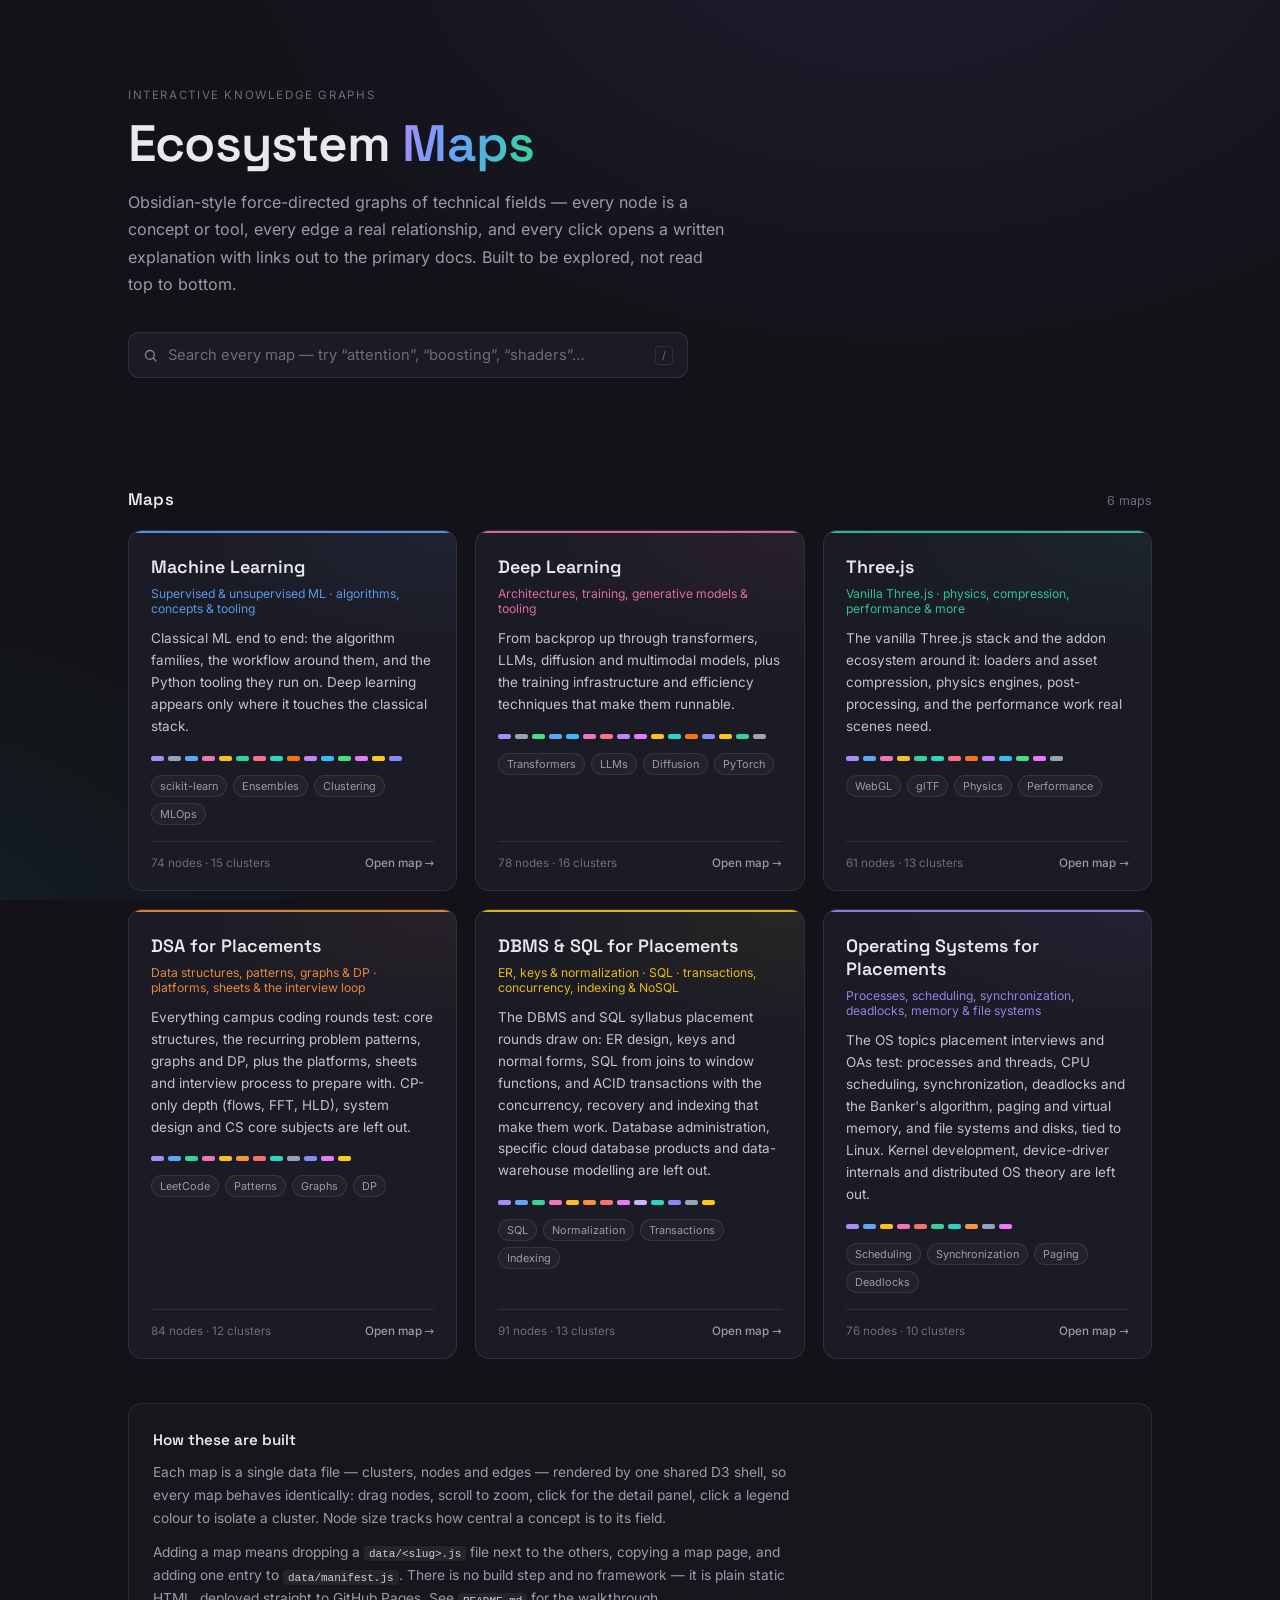
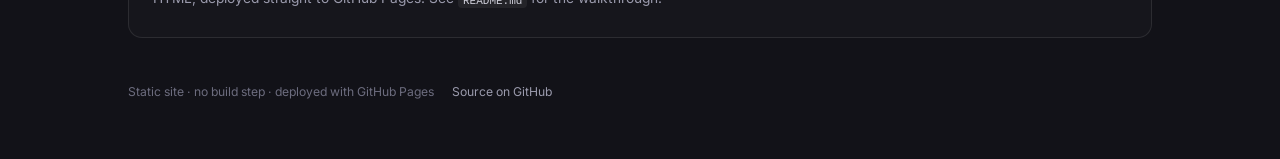
<file: index.html>
<!doctype html>
<html lang="en">
<head>
<meta charset="utf-8">
<meta name="viewport" content="width=device-width, initial-scale=1">
<title>Ecosystem Maps</title>
<meta name="description" content="Interactive, Obsidian-style ecosystem maps: force-directed graphs of the tools, concepts and connections inside a technical field.">
<meta property="og:title" content="Ecosystem Maps">
<meta property="og:description" content="Interactive, Obsidian-style graphs of the tools, concepts and connections inside a technical field.">
<meta property="og:type" content="website">
<link rel="icon" href="data:image/svg+xml,<svg xmlns='http://www.w3.org/2000/svg' viewBox='0 0 32 32'><circle cx='16' cy='16' r='6' fill='%23a78bfa'/><circle cx='5' cy='7' r='3' fill='%2360a5fa'/><circle cx='27' cy='9' r='3' fill='%2334d399'/><circle cx='7' cy='26' r='3' fill='%23f472b6'/><circle cx='26' cy='25' r='3' fill='%23fbbf24'/><g stroke='%23ffffff' stroke-opacity='0.35' stroke-width='1.2'><line x1='16' y1='16' x2='5' y2='7'/><line x1='16' y1='16' x2='27' y2='9'/><line x1='16' y1='16' x2='7' y2='26'/><line x1='16' y1='16' x2='26' y2='25'/></g></svg>">
<link rel="stylesheet" href="assets/fonts/fonts.css">
<link rel="stylesheet" href="assets/site.css">
</head>
<body>

<div class="wrap">

  <header>
    <p class="eyebrow">Interactive knowledge graphs</p>
    <h1>Ecosystem <span class="accent">Maps</span></h1>
    <p class="lede">
      Obsidian-style force-directed graphs of technical fields — every node is a concept or
      tool, every edge a real relationship, and every click opens a written explanation with
      links out to the primary docs. Built to be explored, not read top to bottom.
    </p>

    <div class="search-block">
      <div class="search-field">
        <svg width="15" height="15" viewBox="0 0 24 24" fill="none" stroke="currentColor" stroke-width="2.2" stroke-linecap="round">
          <circle cx="11" cy="11" r="7"></circle><line x1="16.5" y1="16.5" x2="21" y2="21"></line>
        </svg>
        <input id="q" type="text" autocomplete="off" spellcheck="false"
               placeholder="Search every map — try “attention”, “boosting”, “shaders”…"
               aria-label="Search all maps" aria-controls="results" aria-expanded="false">
        <kbd>/</kbd>
      </div>
      <div class="results" id="results" role="listbox" hidden></div>
    </div>
  </header>

  <div class="section-head">
    <h2>Maps</h2>
    <span class="count" id="map-count"></span>
  </div>

  <main class="grid" id="grid"></main>

  <section class="about">
    <h2>How these are built</h2>
    <p>
      Each map is a single data file — clusters, nodes and edges — rendered by one shared
      D3 shell, so every map behaves identically: drag nodes, scroll to zoom, click for the
      detail panel, click a legend colour to isolate a cluster. Node size tracks how central
      a concept is to its field.
    </p>
    <p>
      Adding a map means dropping a <code>data/&lt;slug&gt;.js</code> file next to the others,
      copying a map page, and adding one entry to <code>data/manifest.js</code>. There is no
      build step and no framework — it is plain static HTML, deployed straight to GitHub Pages.
      See <code>README.md</code> for the walkthrough.
    </p>
  </section>

  <footer>
    <span>Static site · no build step · deployed with GitHub Pages</span>
    <a href="https://github.com/lakshay-lg/ecosystem-maps">Source on GitHub</a>
  </footer>

</div>

<script src="data/manifest.js"></script>
<script src="assets/home.js"></script>
</body>
</html>
</file>
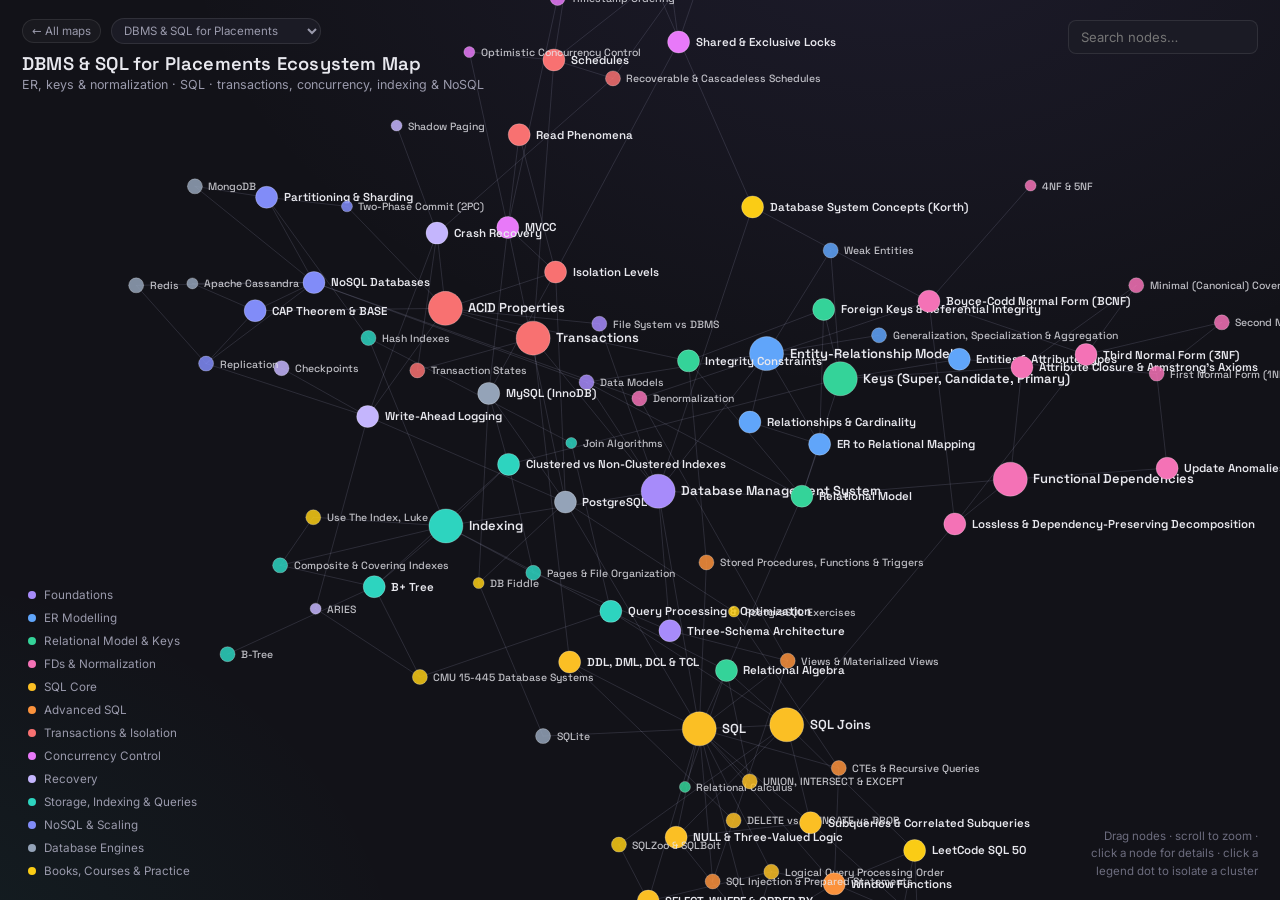
<file: maps/dbms-placements.html>
<!doctype html>
<html lang="en">
<head>
<meta charset="utf-8">
<meta name="viewport" content="width=device-width, initial-scale=1, maximum-scale=1">
<title>DBMS & SQL for Placements Ecosystem Map</title>
<link rel="icon" href="data:image/svg+xml,<svg xmlns='http://www.w3.org/2000/svg' viewBox='0 0 32 32'><circle cx='16' cy='16' r='6' fill='%23a78bfa'/><circle cx='5' cy='7' r='3' fill='%2360a5fa'/><circle cx='27' cy='9' r='3' fill='%2334d399'/><circle cx='7' cy='26' r='3' fill='%23f472b6'/><circle cx='26' cy='25' r='3' fill='%23fbbf24'/><g stroke='%23ffffff' stroke-opacity='0.35' stroke-width='1.2'><line x1='16' y1='16' x2='5' y2='7'/><line x1='16' y1='16' x2='27' y2='9'/><line x1='16' y1='16' x2='7' y2='26'/><line x1='16' y1='16' x2='26' y2='25'/></g></svg>">
<link rel="stylesheet" href="../assets/fonts/fonts.css">
<link rel="stylesheet" href="../assets/map.css">
<!-- d3 is vendored rather than pulled from a CDN: the maps then work offline,
     inside an Obsidian vault, and behind networks that block public CDNs. -->
<script src="../assets/vendor/d3.v7.min.js"></script>
</head>
<body data-map="dbms-placements">

<div id="app"><svg id="graph"></svg></div>

<div class="hud" id="title">
  <div id="nav">
    <a class="home" href="../">← All maps</a>
    <select id="map-switcher" aria-label="Switch map"></select>
  </div>
  <h1 id="map-title"></h1>
  <p id="map-subtitle"></p>
</div>
<div class="hud" id="search"><input id="search-input" type="text" placeholder="Search nodes…" /></div>
<div class="hud" id="legend"><ul id="legend-list"></ul></div>
<div class="hud" id="hint">Drag nodes &middot; scroll to zoom &middot; click a node for details &middot; click a legend dot to isolate a cluster</div>

<aside id="panel" aria-hidden="true">
  <button class="close" id="close" aria-label="Close panel">&times;</button>
  <div class="cat" id="p-cat"><span class="dot" id="p-dot"></span><span id="p-cat-name"></span></div>
  <h2 id="p-title"></h2>
  <p class="desc" id="p-desc"></p>
  <div id="p-links-wrap">
    <p class="lbl">Documentation &amp; learning</p>
    <div class="links" id="p-links"></div>
  </div>
  <div id="p-conn-wrap">
    <p class="lbl">Connected to</p>
    <div class="chips" id="p-conn"></div>
  </div>
</aside>

<script src="../data/manifest.js"></script>
<script src="../data/dbms-placements.js"></script>
<script src="../assets/map.js"></script>
</body>
</html>
</file>
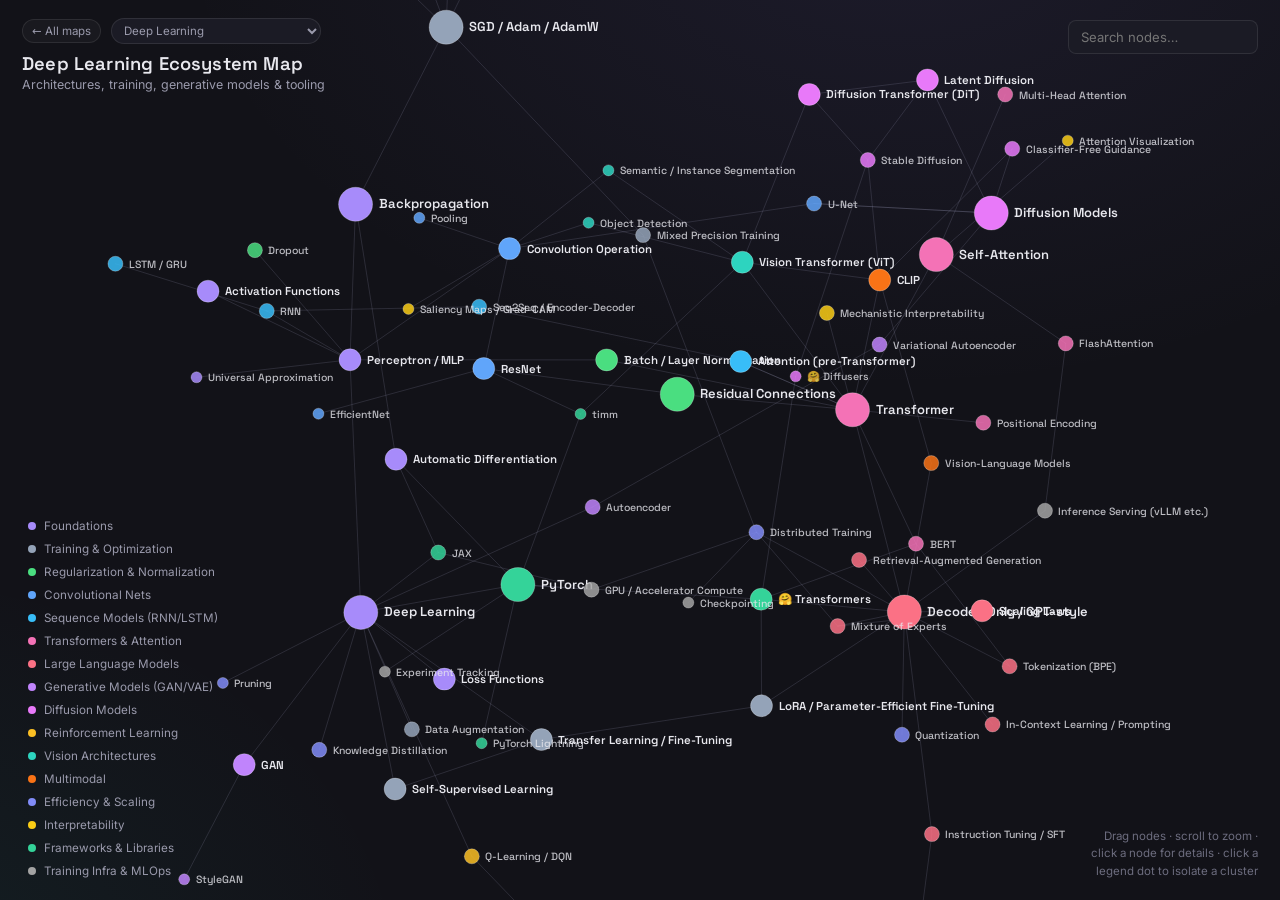
<file: maps/deep-learning.html>
<!doctype html>
<html lang="en">
<head>
<meta charset="utf-8">
<meta name="viewport" content="width=device-width, initial-scale=1, maximum-scale=1">
<title>Deep Learning Ecosystem Map</title>
<link rel="icon" href="data:image/svg+xml,<svg xmlns='http://www.w3.org/2000/svg' viewBox='0 0 32 32'><circle cx='16' cy='16' r='6' fill='%23a78bfa'/><circle cx='5' cy='7' r='3' fill='%2360a5fa'/><circle cx='27' cy='9' r='3' fill='%2334d399'/><circle cx='7' cy='26' r='3' fill='%23f472b6'/><circle cx='26' cy='25' r='3' fill='%23fbbf24'/><g stroke='%23ffffff' stroke-opacity='0.35' stroke-width='1.2'><line x1='16' y1='16' x2='5' y2='7'/><line x1='16' y1='16' x2='27' y2='9'/><line x1='16' y1='16' x2='7' y2='26'/><line x1='16' y1='16' x2='26' y2='25'/></g></svg>">
<link rel="stylesheet" href="../assets/fonts/fonts.css">
<link rel="stylesheet" href="../assets/map.css">
<!-- d3 is vendored rather than pulled from a CDN: the maps then work offline,
     inside an Obsidian vault, and behind networks that block public CDNs. -->
<script src="../assets/vendor/d3.v7.min.js"></script>
</head>
<body data-map="deep-learning">

<div id="app"><svg id="graph"></svg></div>

<div class="hud" id="title">
  <div id="nav">
    <a class="home" href="../">← All maps</a>
    <select id="map-switcher" aria-label="Switch map"></select>
  </div>
  <h1 id="map-title"></h1>
  <p id="map-subtitle"></p>
</div>
<div class="hud" id="search"><input id="search-input" type="text" placeholder="Search nodes…" /></div>
<div class="hud" id="legend"><ul id="legend-list"></ul></div>
<div class="hud" id="hint">Drag nodes &middot; scroll to zoom &middot; click a node for details &middot; click a legend dot to isolate a cluster</div>

<aside id="panel" aria-hidden="true">
  <button class="close" id="close" aria-label="Close panel">&times;</button>
  <div class="cat" id="p-cat"><span class="dot" id="p-dot"></span><span id="p-cat-name"></span></div>
  <h2 id="p-title"></h2>
  <p class="desc" id="p-desc"></p>
  <div id="p-links-wrap">
    <p class="lbl">Documentation &amp; learning</p>
    <div class="links" id="p-links"></div>
  </div>
  <div id="p-conn-wrap">
    <p class="lbl">Connected to</p>
    <div class="chips" id="p-conn"></div>
  </div>
</aside>

<script src="../data/manifest.js"></script>
<script src="../data/deep-learning.js"></script>
<script src="../assets/map.js"></script>
</body>
</html>
</file>
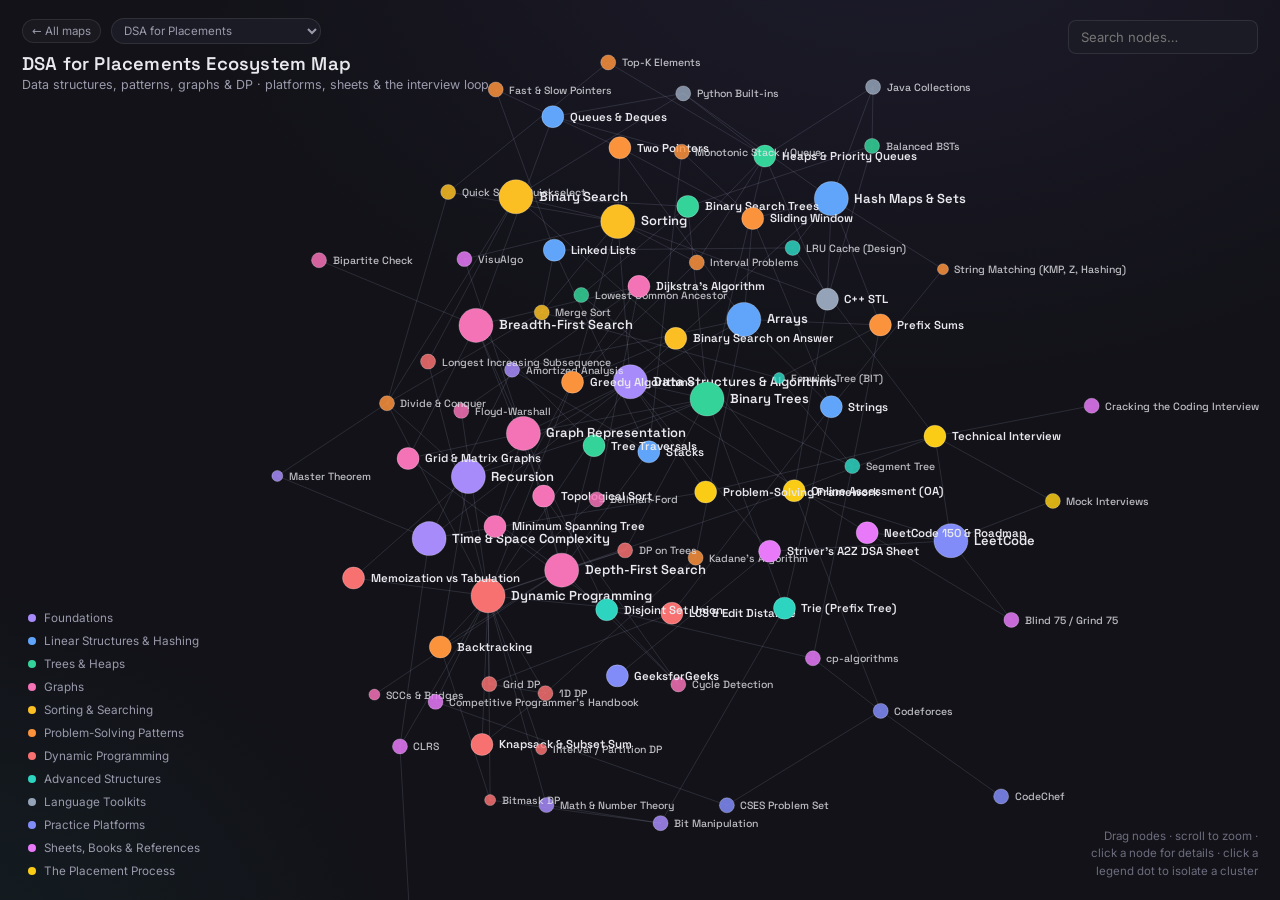
<file: maps/dsa-placements.html>
<!doctype html>
<html lang="en">
<head>
<meta charset="utf-8">
<meta name="viewport" content="width=device-width, initial-scale=1, maximum-scale=1">
<title>DSA for Placements Ecosystem Map</title>
<link rel="icon" href="data:image/svg+xml,<svg xmlns='http://www.w3.org/2000/svg' viewBox='0 0 32 32'><circle cx='16' cy='16' r='6' fill='%23a78bfa'/><circle cx='5' cy='7' r='3' fill='%2360a5fa'/><circle cx='27' cy='9' r='3' fill='%2334d399'/><circle cx='7' cy='26' r='3' fill='%23f472b6'/><circle cx='26' cy='25' r='3' fill='%23fbbf24'/><g stroke='%23ffffff' stroke-opacity='0.35' stroke-width='1.2'><line x1='16' y1='16' x2='5' y2='7'/><line x1='16' y1='16' x2='27' y2='9'/><line x1='16' y1='16' x2='7' y2='26'/><line x1='16' y1='16' x2='26' y2='25'/></g></svg>">
<link rel="stylesheet" href="../assets/fonts/fonts.css">
<link rel="stylesheet" href="../assets/map.css">
<!-- d3 is vendored rather than pulled from a CDN: the maps then work offline,
     inside an Obsidian vault, and behind networks that block public CDNs. -->
<script src="../assets/vendor/d3.v7.min.js"></script>
</head>
<body data-map="dsa-placements">

<div id="app"><svg id="graph"></svg></div>

<div class="hud" id="title">
  <div id="nav">
    <a class="home" href="../">← All maps</a>
    <select id="map-switcher" aria-label="Switch map"></select>
  </div>
  <h1 id="map-title"></h1>
  <p id="map-subtitle"></p>
</div>
<div class="hud" id="search"><input id="search-input" type="text" placeholder="Search nodes…" /></div>
<div class="hud" id="legend"><ul id="legend-list"></ul></div>
<div class="hud" id="hint">Drag nodes &middot; scroll to zoom &middot; click a node for details &middot; click a legend dot to isolate a cluster</div>

<aside id="panel" aria-hidden="true">
  <button class="close" id="close" aria-label="Close panel">&times;</button>
  <div class="cat" id="p-cat"><span class="dot" id="p-dot"></span><span id="p-cat-name"></span></div>
  <h2 id="p-title"></h2>
  <p class="desc" id="p-desc"></p>
  <div id="p-links-wrap">
    <p class="lbl">Documentation &amp; learning</p>
    <div class="links" id="p-links"></div>
  </div>
  <div id="p-conn-wrap">
    <p class="lbl">Connected to</p>
    <div class="chips" id="p-conn"></div>
  </div>
</aside>

<script src="../data/manifest.js"></script>
<script src="../data/dsa-placements.js"></script>
<script src="../assets/map.js"></script>
</body>
</html>
</file>
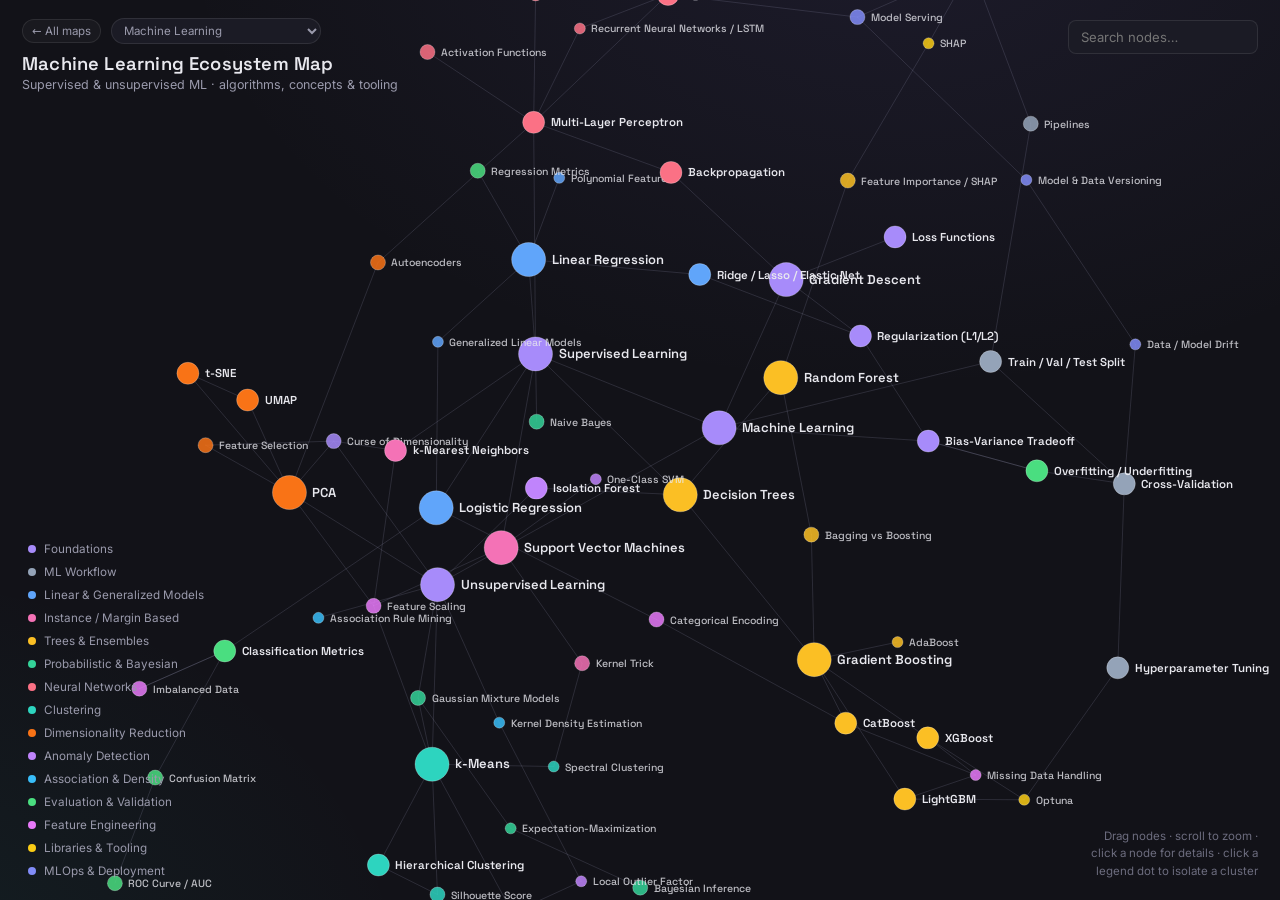
<file: maps/machine-learning.html>
<!doctype html>
<html lang="en">
<head>
<meta charset="utf-8">
<meta name="viewport" content="width=device-width, initial-scale=1, maximum-scale=1">
<title>Machine Learning Ecosystem Map</title>
<link rel="icon" href="data:image/svg+xml,<svg xmlns='http://www.w3.org/2000/svg' viewBox='0 0 32 32'><circle cx='16' cy='16' r='6' fill='%23a78bfa'/><circle cx='5' cy='7' r='3' fill='%2360a5fa'/><circle cx='27' cy='9' r='3' fill='%2334d399'/><circle cx='7' cy='26' r='3' fill='%23f472b6'/><circle cx='26' cy='25' r='3' fill='%23fbbf24'/><g stroke='%23ffffff' stroke-opacity='0.35' stroke-width='1.2'><line x1='16' y1='16' x2='5' y2='7'/><line x1='16' y1='16' x2='27' y2='9'/><line x1='16' y1='16' x2='7' y2='26'/><line x1='16' y1='16' x2='26' y2='25'/></g></svg>">
<link rel="stylesheet" href="../assets/fonts/fonts.css">
<link rel="stylesheet" href="../assets/map.css">
<!-- d3 is vendored rather than pulled from a CDN: the maps then work offline,
     inside an Obsidian vault, and behind networks that block public CDNs. -->
<script src="../assets/vendor/d3.v7.min.js"></script>
</head>
<body data-map="machine-learning">

<div id="app"><svg id="graph"></svg></div>

<div class="hud" id="title">
  <div id="nav">
    <a class="home" href="../">← All maps</a>
    <select id="map-switcher" aria-label="Switch map"></select>
  </div>
  <h1 id="map-title"></h1>
  <p id="map-subtitle"></p>
</div>
<div class="hud" id="search"><input id="search-input" type="text" placeholder="Search nodes…" /></div>
<div class="hud" id="legend"><ul id="legend-list"></ul></div>
<div class="hud" id="hint">Drag nodes &middot; scroll to zoom &middot; click a node for details &middot; click a legend dot to isolate a cluster</div>

<aside id="panel" aria-hidden="true">
  <button class="close" id="close" aria-label="Close panel">&times;</button>
  <div class="cat" id="p-cat"><span class="dot" id="p-dot"></span><span id="p-cat-name"></span></div>
  <h2 id="p-title"></h2>
  <p class="desc" id="p-desc"></p>
  <div id="p-links-wrap">
    <p class="lbl">Documentation &amp; learning</p>
    <div class="links" id="p-links"></div>
  </div>
  <div id="p-conn-wrap">
    <p class="lbl">Connected to</p>
    <div class="chips" id="p-conn"></div>
  </div>
</aside>

<script src="../data/manifest.js"></script>
<script src="../data/machine-learning.js"></script>
<script src="../assets/map.js"></script>
</body>
</html>
</file>
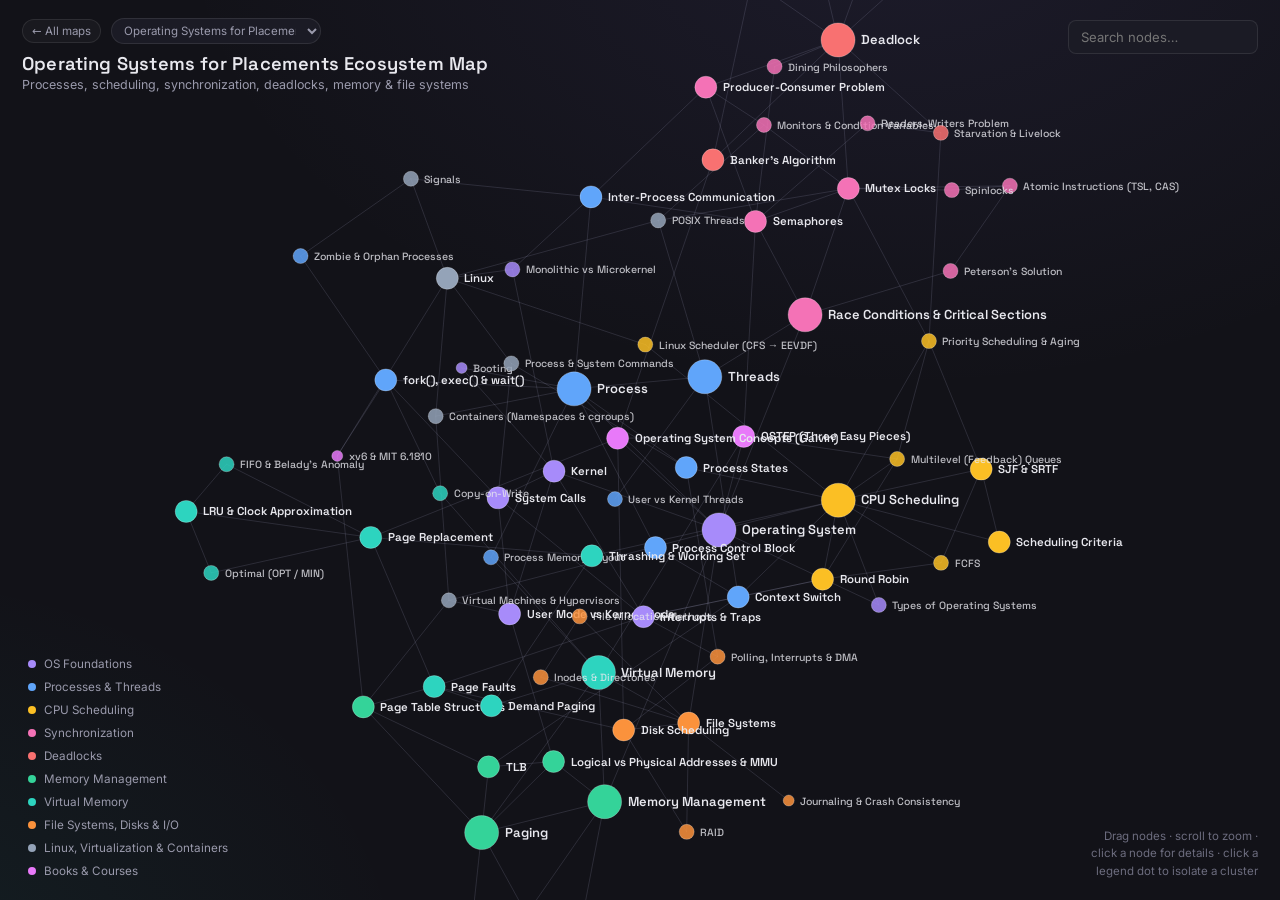
<file: maps/os-placements.html>
<!doctype html>
<html lang="en">
<head>
<meta charset="utf-8">
<meta name="viewport" content="width=device-width, initial-scale=1, maximum-scale=1">
<title>Operating Systems for Placements Ecosystem Map</title>
<link rel="icon" href="data:image/svg+xml,<svg xmlns='http://www.w3.org/2000/svg' viewBox='0 0 32 32'><circle cx='16' cy='16' r='6' fill='%23a78bfa'/><circle cx='5' cy='7' r='3' fill='%2360a5fa'/><circle cx='27' cy='9' r='3' fill='%2334d399'/><circle cx='7' cy='26' r='3' fill='%23f472b6'/><circle cx='26' cy='25' r='3' fill='%23fbbf24'/><g stroke='%23ffffff' stroke-opacity='0.35' stroke-width='1.2'><line x1='16' y1='16' x2='5' y2='7'/><line x1='16' y1='16' x2='27' y2='9'/><line x1='16' y1='16' x2='7' y2='26'/><line x1='16' y1='16' x2='26' y2='25'/></g></svg>">
<link rel="stylesheet" href="../assets/fonts/fonts.css">
<link rel="stylesheet" href="../assets/map.css">
<!-- d3 is vendored rather than pulled from a CDN: the maps then work offline,
     inside an Obsidian vault, and behind networks that block public CDNs. -->
<script src="../assets/vendor/d3.v7.min.js"></script>
</head>
<body data-map="os-placements">

<div id="app"><svg id="graph"></svg></div>

<div class="hud" id="title">
  <div id="nav">
    <a class="home" href="../">← All maps</a>
    <select id="map-switcher" aria-label="Switch map"></select>
  </div>
  <h1 id="map-title"></h1>
  <p id="map-subtitle"></p>
</div>
<div class="hud" id="search"><input id="search-input" type="text" placeholder="Search nodes…" /></div>
<div class="hud" id="legend"><ul id="legend-list"></ul></div>
<div class="hud" id="hint">Drag nodes &middot; scroll to zoom &middot; click a node for details &middot; click a legend dot to isolate a cluster</div>

<aside id="panel" aria-hidden="true">
  <button class="close" id="close" aria-label="Close panel">&times;</button>
  <div class="cat" id="p-cat"><span class="dot" id="p-dot"></span><span id="p-cat-name"></span></div>
  <h2 id="p-title"></h2>
  <p class="desc" id="p-desc"></p>
  <div id="p-links-wrap">
    <p class="lbl">Documentation &amp; learning</p>
    <div class="links" id="p-links"></div>
  </div>
  <div id="p-conn-wrap">
    <p class="lbl">Connected to</p>
    <div class="chips" id="p-conn"></div>
  </div>
</aside>

<script src="../data/manifest.js"></script>
<script src="../data/os-placements.js"></script>
<script src="../assets/map.js"></script>
</body>
</html>
</file>
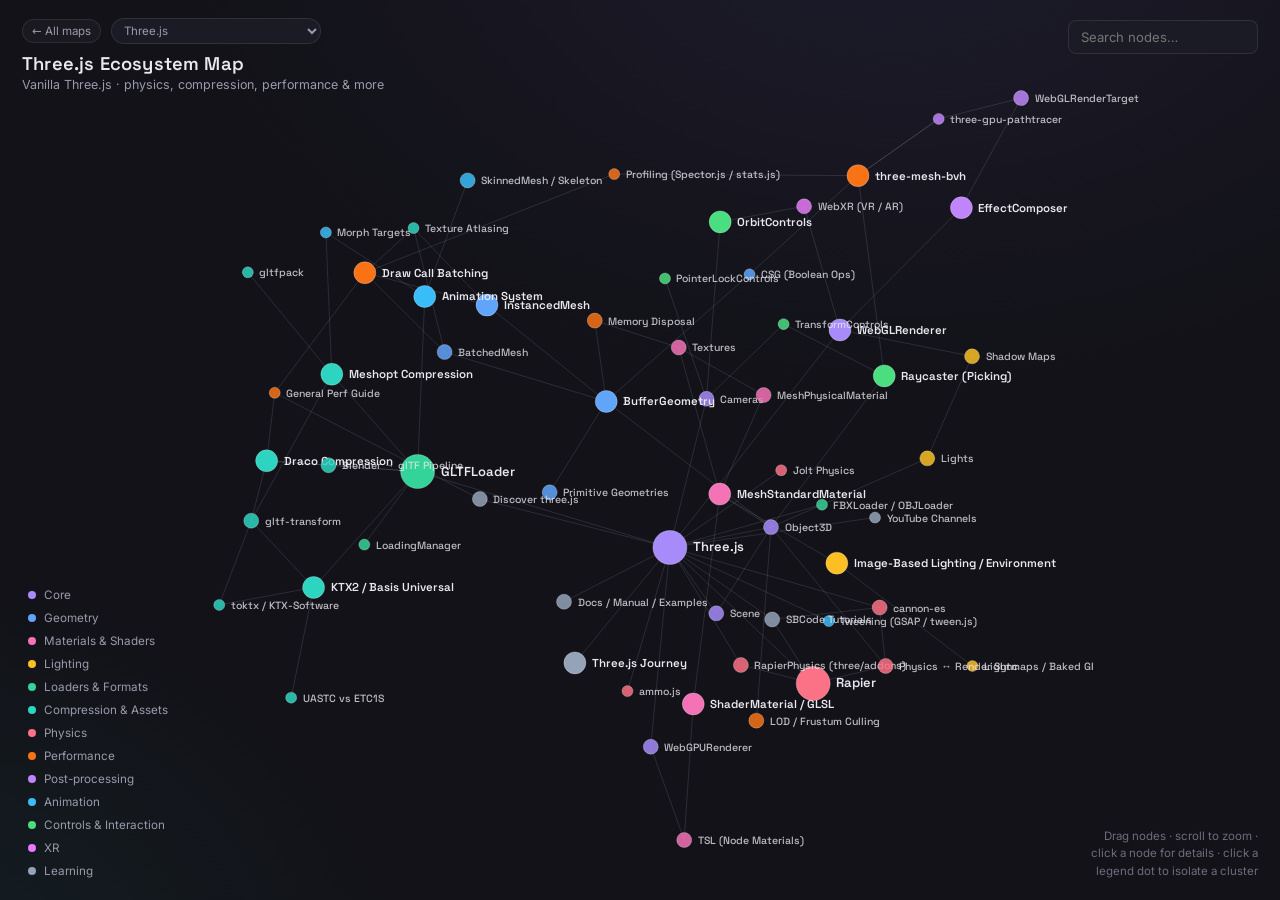
<file: maps/threejs.html>
<!doctype html>
<html lang="en">
<head>
<meta charset="utf-8">
<meta name="viewport" content="width=device-width, initial-scale=1, maximum-scale=1">
<title>Three.js Ecosystem Map</title>
<link rel="icon" href="data:image/svg+xml,<svg xmlns='http://www.w3.org/2000/svg' viewBox='0 0 32 32'><circle cx='16' cy='16' r='6' fill='%23a78bfa'/><circle cx='5' cy='7' r='3' fill='%2360a5fa'/><circle cx='27' cy='9' r='3' fill='%2334d399'/><circle cx='7' cy='26' r='3' fill='%23f472b6'/><circle cx='26' cy='25' r='3' fill='%23fbbf24'/><g stroke='%23ffffff' stroke-opacity='0.35' stroke-width='1.2'><line x1='16' y1='16' x2='5' y2='7'/><line x1='16' y1='16' x2='27' y2='9'/><line x1='16' y1='16' x2='7' y2='26'/><line x1='16' y1='16' x2='26' y2='25'/></g></svg>">
<link rel="stylesheet" href="../assets/fonts/fonts.css">
<link rel="stylesheet" href="../assets/map.css">
<!-- d3 is vendored rather than pulled from a CDN: the maps then work offline,
     inside an Obsidian vault, and behind networks that block public CDNs. -->
<script src="../assets/vendor/d3.v7.min.js"></script>
</head>
<body data-map="threejs">

<div id="app"><svg id="graph"></svg></div>

<div class="hud" id="title">
  <div id="nav">
    <a class="home" href="../">← All maps</a>
    <select id="map-switcher" aria-label="Switch map"></select>
  </div>
  <h1 id="map-title"></h1>
  <p id="map-subtitle"></p>
</div>
<div class="hud" id="search"><input id="search-input" type="text" placeholder="Search nodes…" /></div>
<div class="hud" id="legend"><ul id="legend-list"></ul></div>
<div class="hud" id="hint">Drag nodes &middot; scroll to zoom &middot; click a node for details &middot; click a legend dot to isolate a cluster</div>

<aside id="panel" aria-hidden="true">
  <button class="close" id="close" aria-label="Close panel">&times;</button>
  <div class="cat" id="p-cat"><span class="dot" id="p-dot"></span><span id="p-cat-name"></span></div>
  <h2 id="p-title"></h2>
  <p class="desc" id="p-desc"></p>
  <div id="p-links-wrap">
    <p class="lbl">Documentation &amp; learning</p>
    <div class="links" id="p-links"></div>
  </div>
  <div id="p-conn-wrap">
    <p class="lbl">Connected to</p>
    <div class="chips" id="p-conn"></div>
  </div>
</aside>

<script src="../data/manifest.js"></script>
<script src="../data/threejs.js"></script>
<script src="../assets/map.js"></script>
</body>
</html>
</file>
<file: assets/fonts/fonts.css>
/* Self-hosted webfonts, so the site has zero external runtime dependencies:
   it renders identically offline, inside an Obsidian vault, and on networks
   that block Google Fonts. Latin subsets only — see fonts/README.md for
   licensing (both families are SIL OFL 1.1).
   Regenerate with scripts/fetch-fonts.sh if you need more weights or subsets. */

/* latin-ext */
@font-face {
  font-family: 'Inter';
  font-style: normal;
  font-weight: 400;
  font-display: swap;
  src: url(./inter-400-latin-ext.woff2) format('woff2');
  unicode-range: U+0100-02BA, U+02BD-02C5, U+02C7-02CC, U+02CE-02D7, U+02DD-02FF, U+0304, U+0308, U+0329, U+1D00-1DBF, U+1E00-1E9F, U+1EF2-1EFF, U+2020, U+20A0-20AB, U+20AD-20C0, U+2113, U+2C60-2C7F, U+A720-A7FF;
}

/* latin */
@font-face {
  font-family: 'Inter';
  font-style: normal;
  font-weight: 400;
  font-display: swap;
  src: url(./inter-400-latin.woff2) format('woff2');
  unicode-range: U+0000-00FF, U+0131, U+0152-0153, U+02BB-02BC, U+02C6, U+02DA, U+02DC, U+0304, U+0308, U+0329, U+2000-206F, U+20AC, U+2122, U+2191, U+2193, U+2212, U+2215, U+FEFF, U+FFFD;
}

/* latin-ext */
@font-face {
  font-family: 'Inter';
  font-style: normal;
  font-weight: 500;
  font-display: swap;
  src: url(./inter-500-latin-ext.woff2) format('woff2');
  unicode-range: U+0100-02BA, U+02BD-02C5, U+02C7-02CC, U+02CE-02D7, U+02DD-02FF, U+0304, U+0308, U+0329, U+1D00-1DBF, U+1E00-1E9F, U+1EF2-1EFF, U+2020, U+20A0-20AB, U+20AD-20C0, U+2113, U+2C60-2C7F, U+A720-A7FF;
}

/* latin */
@font-face {
  font-family: 'Inter';
  font-style: normal;
  font-weight: 500;
  font-display: swap;
  src: url(./inter-500-latin.woff2) format('woff2');
  unicode-range: U+0000-00FF, U+0131, U+0152-0153, U+02BB-02BC, U+02C6, U+02DA, U+02DC, U+0304, U+0308, U+0329, U+2000-206F, U+20AC, U+2122, U+2191, U+2193, U+2212, U+2215, U+FEFF, U+FFFD;
}

/* latin-ext */
@font-face {
  font-family: 'Inter';
  font-style: normal;
  font-weight: 600;
  font-display: swap;
  src: url(./inter-600-latin-ext.woff2) format('woff2');
  unicode-range: U+0100-02BA, U+02BD-02C5, U+02C7-02CC, U+02CE-02D7, U+02DD-02FF, U+0304, U+0308, U+0329, U+1D00-1DBF, U+1E00-1E9F, U+1EF2-1EFF, U+2020, U+20A0-20AB, U+20AD-20C0, U+2113, U+2C60-2C7F, U+A720-A7FF;
}

/* latin */
@font-face {
  font-family: 'Inter';
  font-style: normal;
  font-weight: 600;
  font-display: swap;
  src: url(./inter-600-latin.woff2) format('woff2');
  unicode-range: U+0000-00FF, U+0131, U+0152-0153, U+02BB-02BC, U+02C6, U+02DA, U+02DC, U+0304, U+0308, U+0329, U+2000-206F, U+20AC, U+2122, U+2191, U+2193, U+2212, U+2215, U+FEFF, U+FFFD;
}

/* latin-ext */
@font-face {
  font-family: 'Space Grotesk';
  font-style: normal;
  font-weight: 400;
  font-display: swap;
  src: url(./space-grotesk-400-latin-ext.woff2) format('woff2');
  unicode-range: U+0100-02BA, U+02BD-02C5, U+02C7-02CC, U+02CE-02D7, U+02DD-02FF, U+0304, U+0308, U+0329, U+1D00-1DBF, U+1E00-1E9F, U+1EF2-1EFF, U+2020, U+20A0-20AB, U+20AD-20C0, U+2113, U+2C60-2C7F, U+A720-A7FF;
}

/* latin */
@font-face {
  font-family: 'Space Grotesk';
  font-style: normal;
  font-weight: 400;
  font-display: swap;
  src: url(./space-grotesk-400-latin.woff2) format('woff2');
  unicode-range: U+0000-00FF, U+0131, U+0152-0153, U+02BB-02BC, U+02C6, U+02DA, U+02DC, U+0304, U+0308, U+0329, U+2000-206F, U+20AC, U+2122, U+2191, U+2193, U+2212, U+2215, U+FEFF, U+FFFD;
}

/* latin-ext */
@font-face {
  font-family: 'Space Grotesk';
  font-style: normal;
  font-weight: 500;
  font-display: swap;
  src: url(./space-grotesk-500-latin-ext.woff2) format('woff2');
  unicode-range: U+0100-02BA, U+02BD-02C5, U+02C7-02CC, U+02CE-02D7, U+02DD-02FF, U+0304, U+0308, U+0329, U+1D00-1DBF, U+1E00-1E9F, U+1EF2-1EFF, U+2020, U+20A0-20AB, U+20AD-20C0, U+2113, U+2C60-2C7F, U+A720-A7FF;
}

/* latin */
@font-face {
  font-family: 'Space Grotesk';
  font-style: normal;
  font-weight: 500;
  font-display: swap;
  src: url(./space-grotesk-500-latin.woff2) format('woff2');
  unicode-range: U+0000-00FF, U+0131, U+0152-0153, U+02BB-02BC, U+02C6, U+02DA, U+02DC, U+0304, U+0308, U+0329, U+2000-206F, U+20AC, U+2122, U+2191, U+2193, U+2212, U+2215, U+FEFF, U+FFFD;
}

/* latin-ext */
@font-face {
  font-family: 'Space Grotesk';
  font-style: normal;
  font-weight: 600;
  font-display: swap;
  src: url(./space-grotesk-600-latin-ext.woff2) format('woff2');
  unicode-range: U+0100-02BA, U+02BD-02C5, U+02C7-02CC, U+02CE-02D7, U+02DD-02FF, U+0304, U+0308, U+0329, U+1D00-1DBF, U+1E00-1E9F, U+1EF2-1EFF, U+2020, U+20A0-20AB, U+20AD-20C0, U+2113, U+2C60-2C7F, U+A720-A7FF;
}

/* latin */
@font-face {
  font-family: 'Space Grotesk';
  font-style: normal;
  font-weight: 600;
  font-display: swap;
  src: url(./space-grotesk-600-latin.woff2) format('woff2');
  unicode-range: U+0000-00FF, U+0131, U+0152-0153, U+02BB-02BC, U+02C6, U+02DA, U+02DC, U+0304, U+0308, U+0329, U+2000-206F, U+20AC, U+2122, U+2191, U+2193, U+2212, U+2215, U+FEFF, U+FFFD;
}

/* latin-ext */
@font-face {
  font-family: 'Space Grotesk';
  font-style: normal;
  font-weight: 700;
  font-display: swap;
  src: url(./space-grotesk-700-latin-ext.woff2) format('woff2');
  unicode-range: U+0100-02BA, U+02BD-02C5, U+02C7-02CC, U+02CE-02D7, U+02DD-02FF, U+0304, U+0308, U+0329, U+1D00-1DBF, U+1E00-1E9F, U+1EF2-1EFF, U+2020, U+20A0-20AB, U+20AD-20C0, U+2113, U+2C60-2C7F, U+A720-A7FF;
}

/* latin */
@font-face {
  font-family: 'Space Grotesk';
  font-style: normal;
  font-weight: 700;
  font-display: swap;
  src: url(./space-grotesk-700-latin.woff2) format('woff2');
  unicode-range: U+0000-00FF, U+0131, U+0152-0153, U+02BB-02BC, U+02C6, U+02DA, U+02DC, U+0304, U+0308, U+0329, U+2000-206F, U+20AC, U+2122, U+2191, U+2193, U+2212, U+2215, U+FEFF, U+FFFD;
}
</file>
<file: assets/site.css>
/* Homepage / index styles. Shares the visual language of the maps themselves. */

:root {
  --bg: #121218;
  --panel: #1b1b25;
  --panel-2: #20202b;
  --line: rgba(255, 255, 255, 0.09);
  --text: #e8e8ee;
  --muted: #9a9aac;
  --faint: #6c6c7e;
  --core: #a78bfa;
}

* { box-sizing: border-box }

html { scroll-behavior: smooth }

body {
  margin: 0;
  min-height: 100%;
  background:
    radial-gradient(1200px 800px at 70% -10%, rgba(124, 108, 210, 0.12), transparent 60%),
    radial-gradient(900px 700px at -10% 110%, rgba(45, 212, 191, 0.08), transparent 60%),
    var(--bg);
  background-attachment: fixed;
  color: var(--text);
  font-family: 'Inter', system-ui, sans-serif;
  -webkit-font-smoothing: antialiased;
}

.wrap { max-width: 1080px; margin: 0 auto; padding: 0 28px }

/* ---------- header ---------- */
header { padding: 88px 0 40px }
.eyebrow {
  font-size: 0.72rem; text-transform: uppercase; letter-spacing: 0.14em;
  color: var(--faint); margin: 0 0 14px;
}
h1 {
  font-family: 'Space Grotesk', sans-serif;
  font-size: clamp(2.1rem, 5.5vw, 3.2rem);
  font-weight: 600; line-height: 1.08; letter-spacing: -0.015em;
  margin: 0 0 18px;
}
h1 .accent {
  background: linear-gradient(100deg, #a78bfa, #60a5fa 45%, #34d399);
  -webkit-background-clip: text; background-clip: text; color: transparent;
}
.lede {
  font-size: 1rem; line-height: 1.7; color: var(--muted);
  max-width: 60ch; margin: 0;
}

/* ---------- global search ---------- */
.search-block { margin: 34px 0 0; position: relative; max-width: 560px }
.search-field {
  display: flex; align-items: center; gap: 10px;
  background: var(--panel); border: 1px solid var(--line);
  border-radius: 11px; padding: 0 14px; transition: border-color .15s;
}
.search-field:focus-within { border-color: var(--core) }
.search-field svg { flex-shrink: 0; opacity: 0.5 }
.search-field input {
  flex: 1; background: none; border: none; outline: none;
  color: var(--text); font-family: 'Inter', sans-serif; font-size: 0.92rem;
  padding: 13px 0;
}
.search-field input::placeholder { color: var(--faint) }
.search-field kbd {
  font-family: 'Inter', sans-serif; font-size: 0.66rem; color: var(--faint);
  border: 1px solid var(--line); border-radius: 4px; padding: 2px 6px;
}

.results {
  position: absolute; top: calc(100% + 8px); left: 0; right: 0; z-index: 20;
  background: var(--panel); border: 1px solid var(--line); border-radius: 11px;
  max-height: 58vh; overflow-y: auto; padding: 6px;
  box-shadow: 0 22px 50px rgba(0, 0, 0, 0.45);
}
.results[hidden] { display: none }
.results a {
  display: flex; align-items: baseline; gap: 10px;
  padding: 9px 11px; border-radius: 7px;
  color: var(--text); text-decoration: none; font-size: 0.86rem;
}
.results a:hover, .results a.active { background: rgba(255, 255, 255, 0.06) }
.results .r-dot { width: 7px; height: 7px; border-radius: 50%; flex-shrink: 0; align-self: center }
.results .r-label { font-weight: 500 }
.results .r-meta { margin-left: auto; font-size: 0.72rem; color: var(--faint); white-space: nowrap }
.results .empty { padding: 14px 12px; font-size: 0.83rem; color: var(--faint) }

/* ---------- map grid ---------- */
.section-head {
  display: flex; align-items: baseline; justify-content: space-between;
  gap: 16px; margin: 70px 0 20px;
}
.section-head h2 {
  font-family: 'Space Grotesk', sans-serif; font-size: 1.05rem;
  font-weight: 600; margin: 0; letter-spacing: 0.01em;
}
.section-head .count { font-size: 0.78rem; color: var(--faint) }

.grid {
  display: grid; gap: 18px;
  grid-template-columns: repeat(auto-fill, minmax(310px, 1fr));
  padding-bottom: 20px;
}

.card {
  position: relative; display: flex; flex-direction: column;
  background: var(--panel); border: 1px solid var(--line); border-radius: 14px;
  padding: 24px 22px 20px; text-decoration: none; color: inherit;
  overflow: hidden; transition: transform .18s ease, border-color .18s ease, background .18s ease;
}
.card::before {
  content: ''; position: absolute; top: 0; left: 0; right: 0; height: 2px;
  background: var(--card-accent, var(--core)); opacity: 0.85;
}
.card::after {
  content: ''; position: absolute; inset: 0; pointer-events: none;
  background: radial-gradient(420px 180px at 100% 0%, var(--card-accent, var(--core)), transparent 70%);
  opacity: 0.06; transition: opacity .18s ease;
}
.card:hover {
  transform: translateY(-3px);
  border-color: rgba(255, 255, 255, 0.18);
  background: var(--panel-2);
}
.card:hover::after { opacity: 0.13 }

.card h3 {
  font-family: 'Space Grotesk', sans-serif; font-size: 1.12rem; font-weight: 600;
  margin: 0 0 8px; line-height: 1.3;
}
.card .sub { font-size: 0.76rem; color: var(--card-accent, var(--core)); margin: 0 0 12px; opacity: 0.9 }
.card .blurb { font-size: 0.845rem; line-height: 1.62; color: #c2c2d0; margin: 0 0 18px }

.card .swatches { display: flex; gap: 4px; margin-bottom: 14px; flex-wrap: wrap }
.card .swatches i { width: 13px; height: 5px; border-radius: 2px; display: block }

.card .tags { display: flex; flex-wrap: wrap; gap: 6px; margin-bottom: 16px }
.card .tags span {
  font-size: 0.68rem; color: var(--muted); padding: 3px 8px;
  border: 1px solid var(--line); border-radius: 999px; background: rgba(255, 255, 255, 0.03);
}

.card .foot {
  margin-top: auto; display: flex; align-items: center; justify-content: space-between;
  gap: 12px; font-size: 0.73rem; color: var(--faint);
  border-top: 1px solid var(--line); padding-top: 14px;
}
.card .foot .go { color: var(--muted); font-weight: 500 }
.card:hover .foot .go { color: var(--text) }

/* ---------- about / footer ---------- */
.about {
  margin: 24px 0 0; padding: 26px 24px;
  border: 1px solid var(--line); border-radius: 14px;
  background: rgba(255, 255, 255, 0.02);
}
.about h2 {
  font-family: 'Space Grotesk', sans-serif; font-size: 0.95rem;
  margin: 0 0 12px; font-weight: 600;
}
.about p { font-size: 0.86rem; line-height: 1.7; color: var(--muted); margin: 0 0 10px; max-width: 72ch }
.about p:last-child { margin-bottom: 0 }
.about code {
  font-family: ui-monospace, SFMono-Regular, Menlo, monospace; font-size: 0.8em;
  background: rgba(255, 255, 255, 0.06); padding: 1.5px 5px; border-radius: 4px; color: #cfcfda;
}
.about a { color: var(--core); text-decoration: none }
.about a:hover { text-decoration: underline }

footer {
  padding: 46px 0 60px; font-size: 0.76rem; color: var(--faint);
  display: flex; gap: 18px; flex-wrap: wrap; align-items: center;
}
footer a { color: var(--muted); text-decoration: none }
footer a:hover { color: var(--text) }

@media (max-width: 640px) {
  header { padding: 56px 0 28px }
  .wrap { padding: 0 20px }
  .grid { grid-template-columns: 1fr }
  .search-field kbd { display: none }
}
</file>
<file: assets/map.css>
/* Shared shell styles for every ecosystem map.
   Layout, HUD and panel only — cluster colours come from each map's data file. */

:root {
  --bg: #121218;
  --panel: #1b1b25;
  --line: rgba(255, 255, 255, 0.09);
  --text: #e8e8ee;
  --muted: #9a9aac;
  --faint: #6c6c7e;
  --link: rgba(150, 150, 180, 0.20);
  --core: #a78bfa;
}

* { box-sizing: border-box }
html, body { height: 100%; margin: 0 }

body {
  background:
    radial-gradient(1200px 800px at 70% -10%, rgba(124, 108, 210, 0.10), transparent 60%),
    radial-gradient(900px 700px at -10% 110%, rgba(45, 212, 191, 0.07), transparent 60%),
    var(--bg);
  color: var(--text);
  font-family: 'Inter', system-ui, sans-serif;
  overflow: hidden;
}

#app { position: fixed; inset: 0 }
svg#graph { width: 100%; height: 100%; display: block; cursor: grab }
svg#graph.dragging { cursor: grabbing }
text { font-family: 'Space Grotesk', sans-serif; pointer-events: none; user-select: none }

.hud { position: fixed; z-index: 5; pointer-events: none }
.hud > * { pointer-events: auto }

#title { top: 18px; left: 22px; max-width: 42vw }
#title h1 {
  font-family: 'Space Grotesk'; font-size: 1.15rem; font-weight: 600;
  margin: 0; letter-spacing: 0.01em;
}
#title p { margin: 2px 0 0; font-size: 0.78rem; color: var(--muted) }

/* Home link + map switcher, sitting above the title */
#nav { display: flex; align-items: center; gap: 10px; margin-bottom: 8px }
#nav a.home {
  display: inline-flex; align-items: center; gap: 6px;
  font-size: 0.72rem; color: var(--muted); text-decoration: none;
  padding: 4px 9px; border: 1px solid var(--line); border-radius: 999px;
  background: rgba(255, 255, 255, 0.03); transition: color .15s, border-color .15s;
}
#nav a.home:hover { color: var(--text); border-color: var(--core) }
#nav select {
  background: var(--panel); border: 1px solid var(--line); color: var(--muted);
  font-family: 'Inter'; font-size: 0.72rem; padding: 4px 8px;
  border-radius: 999px; outline: none; cursor: pointer; max-width: 210px;
}
#nav select:hover, #nav select:focus { color: var(--text); border-color: var(--core) }

#search { top: 20px; right: 22px }
#search input {
  background: var(--panel); border: 1px solid var(--line); color: var(--text);
  padding: 8px 12px; border-radius: 8px; font-family: 'Inter'; font-size: 0.82rem;
  width: 190px; outline: none;
}
#search input:focus { border-color: var(--core) }

#legend { bottom: 20px; left: 22px; max-width: 230px; max-height: 50vh; overflow-y: auto }
#legend ul { list-style: none; margin: 0; padding: 0; display: flex; flex-direction: column; gap: 5px }
#legend li {
  display: flex; align-items: center; gap: 8px; font-size: 0.73rem; color: var(--muted);
  cursor: pointer; padding: 2px 6px; border-radius: 5px; transition: background .15s;
}
#legend li:hover, #legend li.active { background: rgba(255, 255, 255, 0.06); color: var(--text) }
#legend .dot { width: 8px; height: 8px; border-radius: 50%; flex-shrink: 0 }

#hint {
  bottom: 20px; right: 22px; font-size: 0.72rem; color: var(--faint);
  text-align: right; max-width: 180px; line-height: 1.5;
}

aside#panel {
  position: fixed; top: 0; right: -380px; width: 360px; height: 100%;
  background: var(--panel); border-left: 1px solid var(--line);
  padding: 26px 22px; overflow-y: auto; transition: right .28s ease; z-index: 10;
}
aside#panel.open { right: 0 }
aside#panel .close {
  position: absolute; top: 16px; right: 16px; background: none; border: none;
  color: var(--muted); font-size: 1.3rem; cursor: pointer; line-height: 1;
}
aside#panel .cat {
  display: flex; align-items: center; gap: 6px; font-size: 0.72rem;
  text-transform: uppercase; letter-spacing: 0.06em; color: var(--muted); margin-bottom: 8px;
}
aside#panel .cat .dot { width: 8px; height: 8px; border-radius: 50% }
aside#panel h2 { font-family: 'Space Grotesk'; font-size: 1.25rem; margin: 0 0 14px; line-height: 1.25 }
aside#panel .desc { font-size: 0.86rem; line-height: 1.65; color: #cfcfda; margin: 0 0 20px }
aside#panel .lbl {
  font-size: 0.7rem; text-transform: uppercase; letter-spacing: 0.06em;
  color: var(--faint); margin: 0 0 8px;
}
aside#panel .links { display: flex; flex-direction: column; gap: 6px; margin-bottom: 22px }
aside#panel .links a {
  display: flex; align-items: center; gap: 8px; font-size: 0.8rem; color: var(--text);
  text-decoration: none; padding: 7px 10px; background: rgba(255, 255, 255, 0.04);
  border-radius: 7px; border: 1px solid var(--line);
}
aside#panel .links a:hover { background: rgba(255, 255, 255, 0.08) }
aside#panel .links a .tag {
  font-size: 0.63rem; padding: 2px 6px; border-radius: 4px; font-weight: 600; flex-shrink: 0;
}
aside#panel .chips { display: flex; flex-wrap: wrap; gap: 6px }
aside#panel .chips button {
  background: rgba(255, 255, 255, 0.05); border: 1px solid var(--line); color: var(--muted);
  font-size: 0.74rem; padding: 5px 9px; border-radius: 14px; cursor: pointer; font-family: 'Inter';
}
aside#panel .chips button:hover { color: var(--text); border-color: var(--core) }

@media (max-width: 640px) {
  aside#panel { width: 88%; right: -100% }
  #legend { max-width: 160px; max-height: 34vh }
  #search input { width: 120px }
  #title { max-width: 60vw }
  #nav select { max-width: 130px }
  #hint { display: none }
}
</file>
